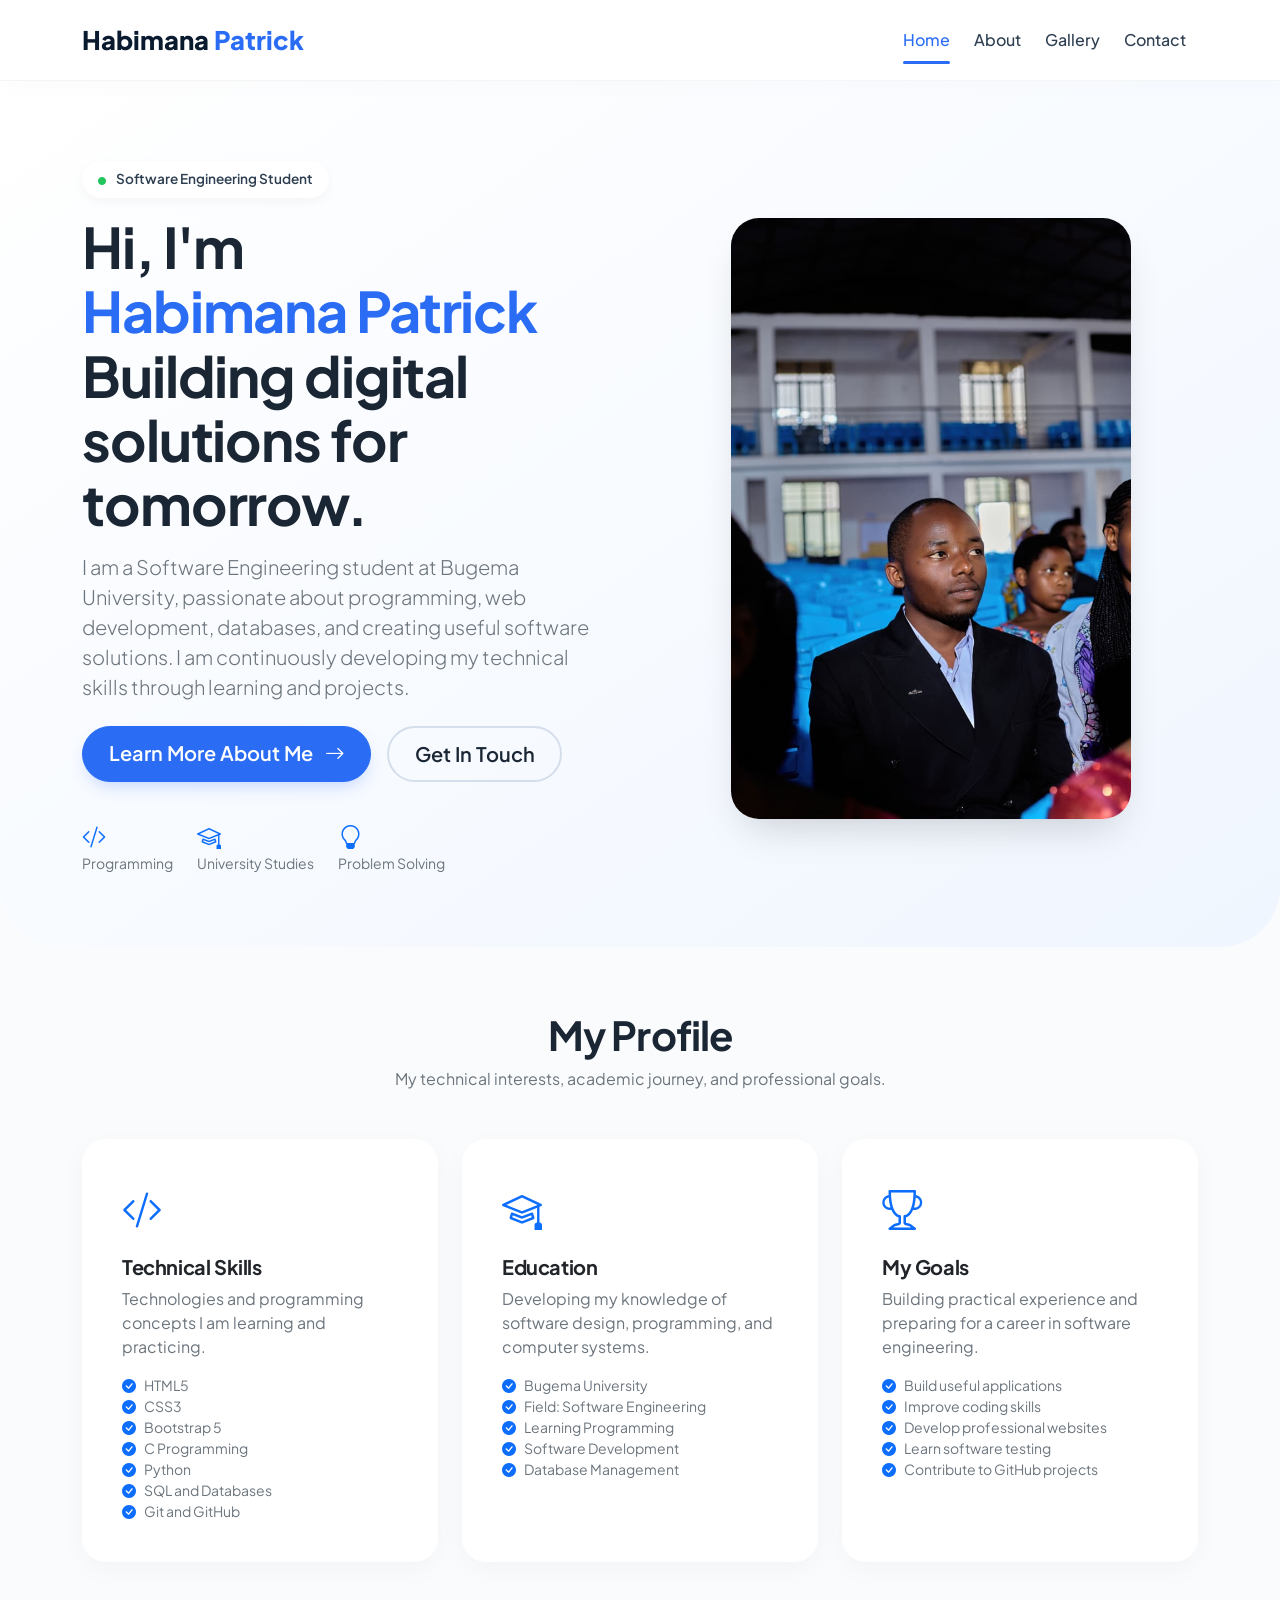
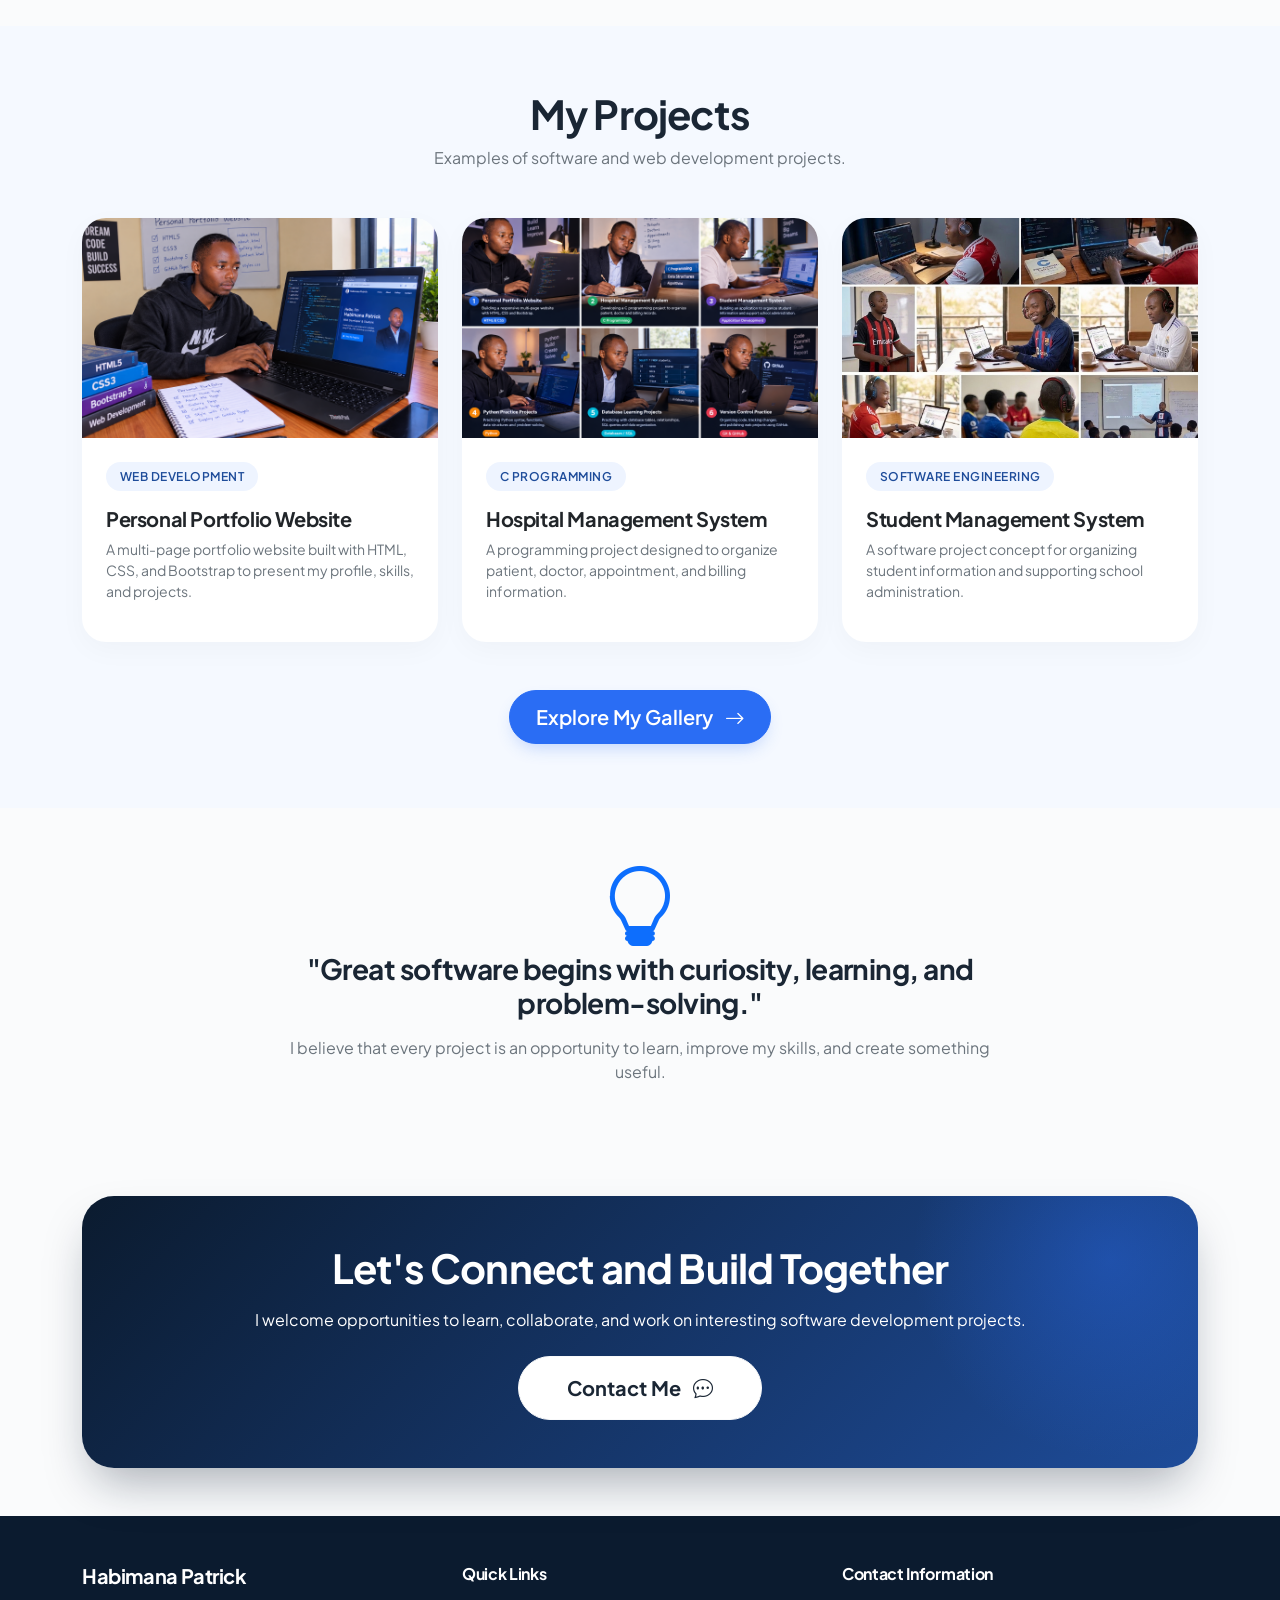
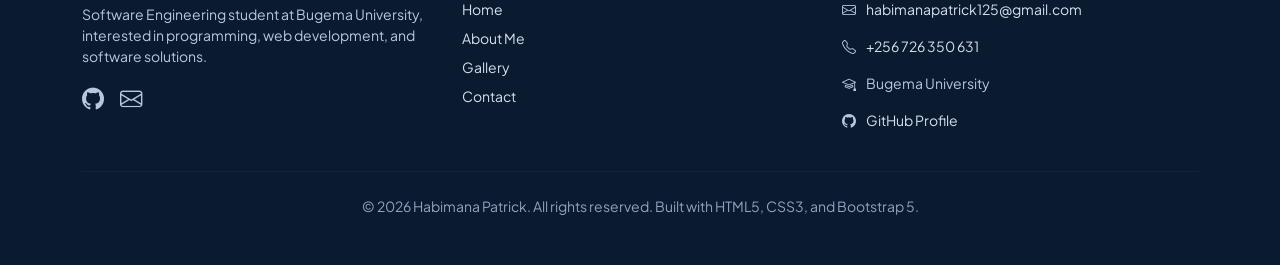
<file: index.html>
<!DOCTYPE html>
<html lang="en">
<head>
  <meta charset="UTF-8">
  <meta name="viewport" content="width=device-width, initial-scale=1.0">
  <meta name="description" content="Habimana Patrick - Software Engineering Student and Web Developer Portfolio">
  <title>Habimana Patrick | Software Engineering Portfolio</title>

  <!-- Bootstrap CSS -->
  <link href="https://cdn.jsdelivr.net/npm/bootstrap@5.3.2/dist/css/bootstrap.min.css" rel="stylesheet">

  <!-- Bootstrap Icons -->
  <link rel="stylesheet" href="https://cdn.jsdelivr.net/npm/bootstrap-icons@1.11.3/font/bootstrap-icons.min.css">

  <!-- Google Fonts -->
  <link rel="preconnect" href="https://fonts.googleapis.com">
  <link rel="preconnect" href="https://fonts.gstatic.com" crossorigin>
  <link href="https://fonts.googleapis.com/css2?family=Inter:wght@400;500;600;700&family=Plus+Jakarta+Sans:wght@400;500;600;700;800&display=swap" rel="stylesheet">

  <!-- Custom CSS -->
  <link rel="stylesheet" href="styles.css">
</head>
<body>

<!-- NAVBAR -->
<nav class="navbar navbar-expand-lg sticky-top py-3">
  <div class="container">
    <a class="navbar-brand" href="index.html">
      Habimana <span>Patrick</span>
    </a>

    <button class="navbar-toggler" type="button" data-bs-toggle="collapse"
      data-bs-target="#mainNav" aria-controls="mainNav"
      aria-expanded="false" aria-label="Toggle navigation">
      <span class="navbar-toggler-icon"></span>
    </button>

    <div class="collapse navbar-collapse" id="mainNav">
      <ul class="navbar-nav ms-auto">
        <li class="nav-item"><a class="nav-link active" href="index.html">Home</a></li>
        <li class="nav-item"><a class="nav-link" href="about.html">About</a></li>
        <li class="nav-item"><a class="nav-link" href="gallery.html">Gallery</a></li>
        <li class="nav-item"><a class="nav-link" href="contact.html">Contact</a></li>
      </ul>
    </div>
  </div>
</nav>

<!-- HERO SECTION -->
<section class="hero-section">
  <div class="container">
    <div class="row align-items-center g-5">

      <div class="col-lg-6">
        <span class="hero-badge mb-3">
          <i class="bi bi-circle-fill me-2" style="font-size: 8px; color: #22c55e;"></i>
          Software Engineering Student
        </span>

        <h1 class="display-4 fw-bold mb-3" style="line-height: 1.15;">
          Hi, I'm <span class="hero-highlight">Habimana Patrick</span><br>
          Building digital solutions for tomorrow.
        </h1>

        <p class="lead text-secondary mb-4" style="max-width: 540px;">
          I am a Software Engineering student at Bugema University,
          passionate about programming, web development, databases,
          and creating useful software solutions. I am continuously
          developing my technical skills through learning and projects.
        </p>

        <div class="d-flex flex-wrap gap-3 mb-4">
          <a href="about.html" class="btn btn-primary btn-lg">
            Learn More About Me
            <i class="bi bi-arrow-right ms-2"></i>
          </a>

          <a href="contact.html" class="btn btn-outline-secondary btn-lg">
            Get In Touch
          </a>
        </div>

        <div class="d-flex gap-4 pt-3 flex-wrap">
          <div>
            <h4 class="fw-bold mb-0">
              <i class="bi bi-code-slash text-primary"></i>
            </h4>
            <small class="text-secondary">Programming</small>
          </div>

          <div>
            <h4 class="fw-bold mb-0">
              <i class="bi bi-mortarboard text-primary"></i>
            </h4>
            <small class="text-secondary">University Studies</small>
          </div>

          <div>
            <h4 class="fw-bold mb-0">
              <i class="bi bi-lightbulb text-primary"></i>
            </h4>
            <small class="text-secondary">Problem Solving</small>
          </div>
        </div>
      </div>

      <div class="col-lg-6 text-center">
        <!-- Replace this image with your own photo if available -->
        <img
          src="profile.jpg"
          alt="Portfolio profile placeholder"
          class="img-fluid-rounded w-75">
      </div>

    </div>
  </div>
</section>

<!-- SKILLS, EDUCATION AND GOALS -->
<section class="py-5">
  <div class="container py-3">

    <div class="text-center mb-5">
      <h2 class="display-6 fw-bold">My Profile</h2>
      <p class="text-secondary">
        My technical interests, academic journey, and professional goals.
      </p>
    </div>

    <div class="row g-4">

      <!-- SKILLS -->
      <div class="col-md-4">
        <div class="card h-100 p-4">
          <div class="card-body">
            <i class="bi bi-code-slash fs-1 text-primary mb-3 d-block"></i>
            <h3 class="h5 fw-bold">Technical Skills</h3>

            <p class="text-secondary mb-3">
              Technologies and programming concepts I am learning and practicing.
            </p>

            <ul class="list-unstyled small text-secondary mb-0">
              <li><i class="bi bi-check-circle-fill text-primary me-2"></i>HTML5</li>
              <li><i class="bi bi-check-circle-fill text-primary me-2"></i>CSS3</li>
              <li><i class="bi bi-check-circle-fill text-primary me-2"></i>Bootstrap 5</li>
              <li><i class="bi bi-check-circle-fill text-primary me-2"></i>C Programming</li>
              <li><i class="bi bi-check-circle-fill text-primary me-2"></i>Python</li>
              <li><i class="bi bi-check-circle-fill text-primary me-2"></i>SQL and Databases</li>
              <li><i class="bi bi-check-circle-fill text-primary me-2"></i>Git and GitHub</li>
            </ul>
          </div>
        </div>
      </div>

      <!-- EDUCATION -->
      <div class="col-md-4">
        <div class="card h-100 p-4">
          <div class="card-body">
            <i class="bi bi-mortarboard fs-1 text-primary mb-3 d-block"></i>
            <h3 class="h5 fw-bold">Education</h3>

            <p class="text-secondary mb-3">
              Developing my knowledge of software design, programming,
              and computer systems.
            </p>

            <ul class="list-unstyled small text-secondary mb-0">
              <li><i class="bi bi-check-circle-fill text-primary me-2"></i>Bugema University</li>
              <li><i class="bi bi-check-circle-fill text-primary me-2"></i>Field: Software Engineering</li>
              <li><i class="bi bi-check-circle-fill text-primary me-2"></i>Learning Programming</li>
              <li><i class="bi bi-check-circle-fill text-primary me-2"></i>Software Development</li>
              <li><i class="bi bi-check-circle-fill text-primary me-2"></i>Database Management</li>
            </ul>
          </div>
        </div>
      </div>

      <!-- GOALS -->
      <div class="col-md-4">
        <div class="card h-100 p-4">
          <div class="card-body">
            <i class="bi bi-trophy fs-1 text-primary mb-3 d-block"></i>
            <h3 class="h5 fw-bold">My Goals</h3>

            <p class="text-secondary mb-3">
              Building practical experience and preparing for a career
              in software engineering.
            </p>

            <ul class="list-unstyled small text-secondary mb-0">
              <li><i class="bi bi-check-circle-fill text-primary me-2"></i>Build useful applications</li>
              <li><i class="bi bi-check-circle-fill text-primary me-2"></i>Improve coding skills</li>
              <li><i class="bi bi-check-circle-fill text-primary me-2"></i>Develop professional websites</li>
              <li><i class="bi bi-check-circle-fill text-primary me-2"></i>Learn software testing</li>
              <li><i class="bi bi-check-circle-fill text-primary me-2"></i>Contribute to GitHub projects</li>
            </ul>
          </div>
        </div>
      </div>

    </div>
  </div>
</section>

<!-- FEATURED PROJECTS -->
<section class="py-5" style="background: #f5f9ff;">
  <div class="container py-3">

    <div class="text-center mb-5">
      <h2 class="display-6 fw-bold">My Projects</h2>
      <p class="text-secondary">
        Examples of software and web development projects.
      </p>
    </div>

    <div class="row g-4">

      <!-- PROJECT 1 -->
      <div class="col-md-6 col-lg-4">
        <div class="card project-card h-100 overflow-hidden">
          <img
            src="person Portfolio.png"
            alt="Dashboard project">

          <div class="card-body p-4">
            <span class="badge-category mb-2">Web Development</span>
            <h5 class="fw-bold mt-2">Personal Portfolio Website</h5>
            <p class="text-secondary small">
              A multi-page portfolio website built with HTML, CSS,
              and Bootstrap to present my profile, skills, and projects.
            </p>
          </div>
        </div>
      </div>

      <!-- PROJECT 2 -->
      <div class="col-md-6 col-lg-4">
        <div class="card project-card h-100 overflow-hidden">
          <img
            src="my projects.png"
            alt="Web design project">

          <div class="card-body p-4">
            <span class="badge-category mb-2">C Programming</span>
            <h5 class="fw-bold mt-2">Hospital Management System</h5>
            <p class="text-secondary small">
              A programming project designed to organize patient,
              doctor, appointment, and billing information.
            </p>
          </div>
        </div>
      </div>

      <!-- PROJECT 3 -->
      <div class="col-md-6 col-lg-4">
        <div class="card project-card h-100 overflow-hidden">
          <img
            src="My projects..jpg"
            alt="Student software project">

          <div class="card-body p-4">
            <span class="badge-category mb-2">Software Engineering</span>
            <h5 class="fw-bold mt-2">Student Management System</h5>
            <p class="text-secondary small">
              A software project concept for organizing student
              information and supporting school administration.
            </p>
          </div>
        </div>
      </div>

    </div>

    <div class="text-center mt-5">
      <a href="gallery.html" class="btn btn-primary btn-lg">
        Explore My Gallery <i class="bi bi-arrow-right ms-2"></i>
      </a>
    </div>

  </div>
</section>

<!-- MOTIVATION SECTION -->
<section class="py-5">
  <div class="container">
    <div class="row justify-content-center">
      <div class="col-lg-8 text-center">
        <i class="bi bi-lightbulb display-1 text-primary"></i>

        <h3 class="fw-bold mb-3">
          "Great software begins with curiosity, learning, and problem-solving."
        </h3>

        <p class="text-secondary">
          I believe that every project is an opportunity to learn,
          improve my skills, and create something useful.
        </p>
      </div>
    </div>
  </div>
</section>

<!-- CALL TO ACTION -->
<section class="py-5">
  <div class="container">
    <div class="cta-banner p-5 text-center text-white">
      <h2 class="display-6 fw-bold mb-3">
        Let's Connect and Build Together
      </h2>

      <p class="mb-4">
        I welcome opportunities to learn, collaborate, and work on
        interesting software development projects.
      </p>

      <a href="contact.html" class="btn btn-light btn-lg px-5 py-3 fw-bold">
        Contact Me <i class="bi bi-chat-dots ms-2"></i>
      </a>
    </div>
  </div>
</section>

<!-- FOOTER -->
<footer class="py-5">
  <div class="container">

    <div class="row g-4">

      <div class="col-md-4">
        <h5 class="fw-bold text-white mb-3">Habimana Patrick</h5>

        <p class="small" style="color: #b6c8e0;">
          Software Engineering student at Bugema University,
          interested in programming, web development, and software solutions.
        </p>

        <div class="d-flex mt-3">
          <a href="https://github.com/habimanapatrick125-eng"
             class="social-icon"
             target="_blank"
             rel="noopener noreferrer"
             aria-label="GitHub">
            <i class="bi bi-github"></i>
          </a>

          <a href="mailto:habimanapatrick125@gmail.com"
             class="social-icon"
             aria-label="Email">
            <i class="bi bi-envelope"></i>
          </a>
        </div>
      </div>

      <div class="col-md-4">
        <h6 class="fw-bold text-white mb-3">Quick Links</h6>

        <ul class="list-unstyled small">
          <li class="mb-2"><a href="index.html">Home</a></li>
          <li class="mb-2"><a href="about.html">About Me</a></li>
          <li class="mb-2"><a href="gallery.html">Gallery</a></li>
          <li class="mb-2"><a href="contact.html">Contact</a></li>
        </ul>
      </div>

      <div class="col-md-4">
        <h6 class="fw-bold text-white mb-3">Contact Information</h6>

        <ul class="list-unstyled small" style="color: #b6c8e0;">
          <li class="mb-3">
            <i class="bi bi-envelope me-2"></i>
            <a href="mailto:habimanapatrick125@gmail.com">
              habimanapatrick125@gmail.com
            </a>
          </li>

          <li class="mb-3">
            <i class="bi bi-telephone me-2"></i>
            <a href="tel:+256726350631">+256 726 350 631</a>
          </li>

          <li class="mb-3">
            <i class="bi bi-mortarboard me-2"></i>
            Bugema University
          </li>

          <li class="mb-3">
            <i class="bi bi-github me-2"></i>
            <a href="https://github.com/habimanapatrick125-eng"
               target="_blank"
               rel="noopener noreferrer">
              GitHub Profile
            </a>
          </li>
        </ul>
      </div>

    </div>

    <hr style="border-color: #2c3e50;" class="my-4">

    <p class="text-center small mb-0" style="color: #8fa3c0;">
      &copy; <span id="currentYear"></span> Habimana Patrick.
      All rights reserved. Built with HTML5, CSS3, and Bootstrap 5.
    </p>

  </div>
</footer>

<!-- Bootstrap JavaScript -->
<script src="https://cdn.jsdelivr.net/npm/bootstrap@5.3.2/dist/js/bootstrap.bundle.min.js"></script>

<!-- Automatically update copyright year -->
<script>
  document.getElementById("currentYear").textContent = new Date().getFullYear();
</script>

</body>
</html>
</file>
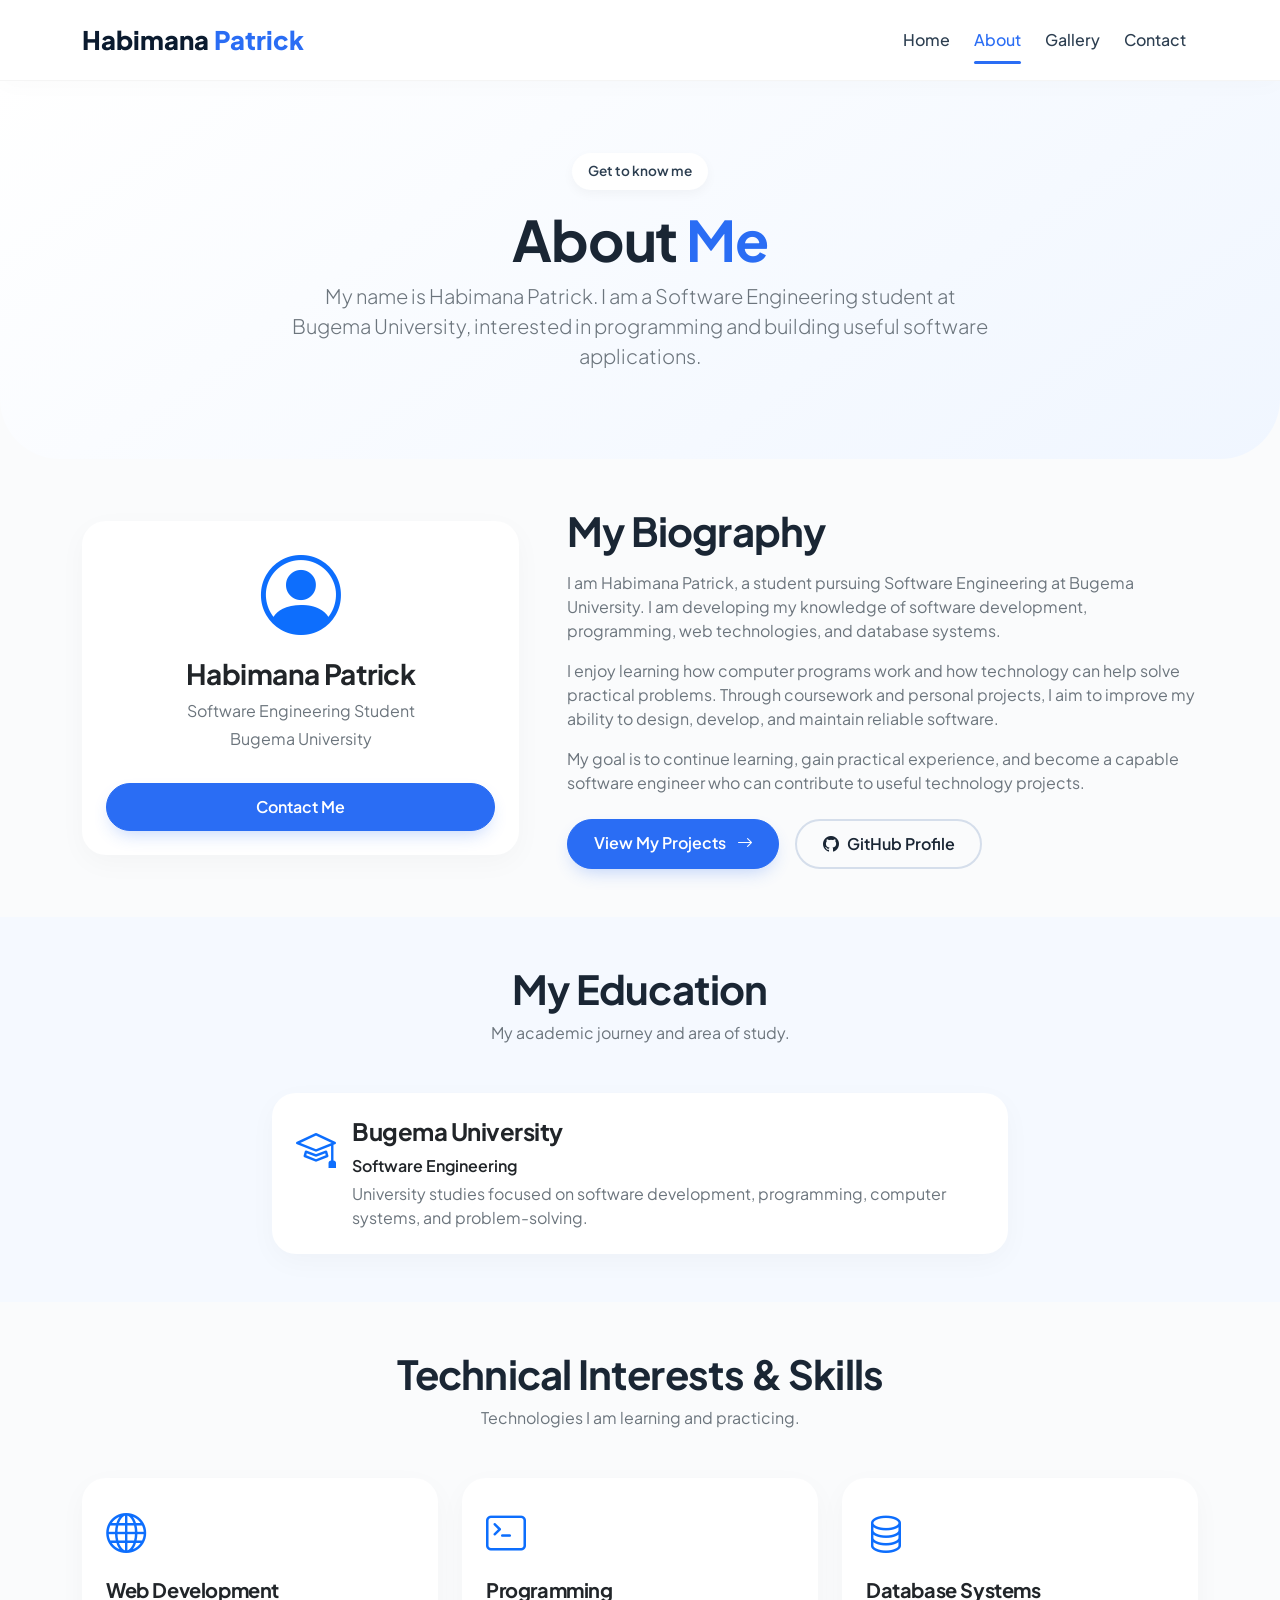
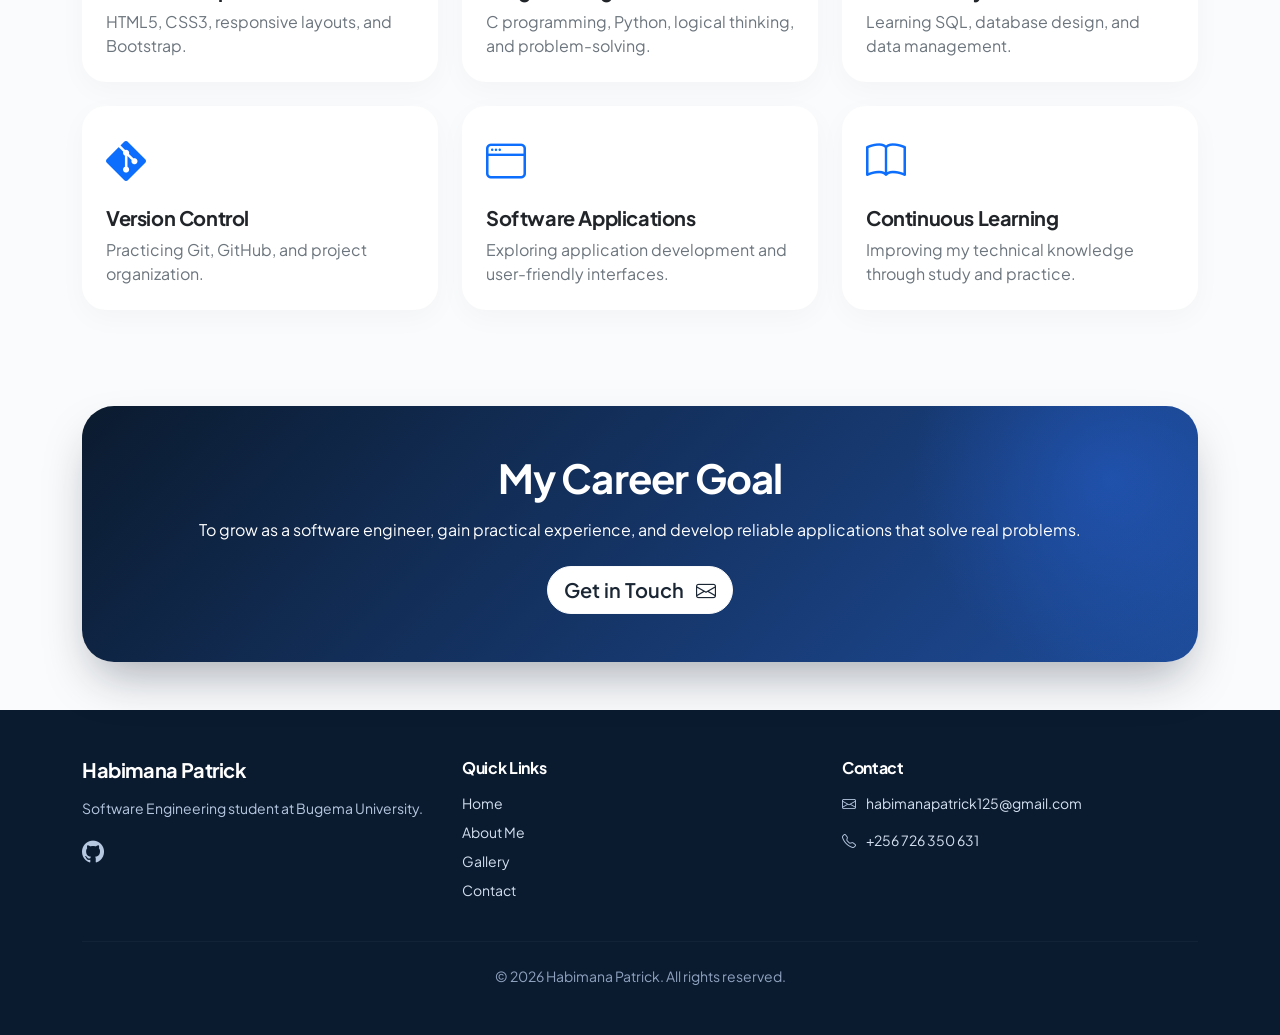
<file: about.html>
<!DOCTYPE html>
<html lang="en">
<head>
  <meta charset="UTF-8">
  <meta name="viewport" content="width=device-width, initial-scale=1.0">
  <meta name="description" content="Learn about Habimana Patrick, a Software Engineering student at Bugema University.">
  <title>About Me | Habimana Patrick</title>

  <link href="https://cdn.jsdelivr.net/npm/bootstrap@5.3.2/dist/css/bootstrap.min.css" rel="stylesheet">
  <link rel="stylesheet" href="https://cdn.jsdelivr.net/npm/bootstrap-icons@1.11.3/font/bootstrap-icons.min.css">
  <link href="https://fonts.googleapis.com/css2?family=Inter:wght@400;500;600;700&family=Plus+Jakarta+Sans:wght@400;500;600;700;800&display=swap" rel="stylesheet">
  <link rel="stylesheet" href="styles.css">
</head>
<body>

<!-- NAVBAR -->
<nav class="navbar navbar-expand-lg sticky-top py-3">
  <div class="container">
    <a class="navbar-brand" href="index.html">Habimana <span>Patrick</span></a>

    <button class="navbar-toggler" type="button" data-bs-toggle="collapse"
      data-bs-target="#mainNav" aria-controls="mainNav"
      aria-expanded="false" aria-label="Toggle navigation">
      <span class="navbar-toggler-icon"></span>
    </button>

    <div class="collapse navbar-collapse" id="mainNav">
      <ul class="navbar-nav ms-auto">
        <li class="nav-item"><a class="nav-link" href="index.html">Home</a></li>
        <li class="nav-item"><a class="nav-link active" href="about.html">About</a></li>
        <li class="nav-item"><a class="nav-link" href="gallery.html">Gallery</a></li>
        <li class="nav-item"><a class="nav-link" href="contact.html">Contact</a></li>
      </ul>
    </div>
  </div>
</nav>

<!-- PAGE HEADER -->
<header class="hero-section py-5">
  <div class="container py-4 text-center">
    <span class="hero-badge">Get to know me</span>
    <h1 class="display-4 fw-bold mt-3">
      About <span class="hero-highlight">Me</span>
    </h1>
    <p class="lead text-secondary mx-auto" style="max-width: 700px;">
      My name is Habimana Patrick. I am a Software Engineering student
      at Bugema University, interested in programming and building useful
      software applications.
    </p>
  </div>
</header>

<!-- BIOGRAPHY -->
<section class="py-5">
  <div class="container">
    <div class="row align-items-center g-5">
      <div class="col-lg-5 text-center">
        <div class="card p-4">
          <i class="bi bi-person-circle display-1 text-primary"></i>
          <h2 class="h3 fw-bold mt-3">Habimana Patrick</h2>
          <p class="text-secondary mb-1">Software Engineering Student</p>
          <p class="text-secondary">Bugema University</p>
          <a href="contact.html" class="btn btn-primary mt-3">Contact Me</a>
        </div>
      </div>

      <div class="col-lg-7">
        <h2 class="display-6 fw-bold mb-3">My Biography</h2>
        <p class="text-secondary">
          I am Habimana Patrick, a student pursuing Software Engineering
          at Bugema University. I am developing my knowledge of software
          development, programming, web technologies, and database systems.
        </p>
        <p class="text-secondary">
          I enjoy learning how computer programs work and how technology
          can help solve practical problems. Through coursework and personal
          projects, I aim to improve my ability to design, develop, and
          maintain reliable software.
        </p>
        <p class="text-secondary">
          My goal is to continue learning, gain practical experience, and
          become a capable software engineer who can contribute to useful
          technology projects.
        </p>

        <div class="d-flex flex-wrap gap-3 mt-4">
          <a href="gallery.html" class="btn btn-primary">
            View My Projects <i class="bi bi-arrow-right ms-2"></i>
          </a>
          <a href="https://github.com/habimanapatrick125-eng"
             class="btn btn-outline-secondary"
             target="_blank" rel="noopener noreferrer">
            <i class="bi bi-github me-2"></i>GitHub Profile
          </a>
        </div>
      </div>
    </div>
  </div>
</section>

<!-- EDUCATION -->
<section class="py-5" style="background: #f5f9ff;">
  <div class="container">
    <div class="text-center mb-5">
      <h2 class="display-6 fw-bold">My Education</h2>
      <p class="text-secondary">My academic journey and area of study.</p>
    </div>

    <div class="row justify-content-center">
      <div class="col-lg-8">
        <div class="card p-4 h-100">
          <div class="d-flex gap-3">
            <i class="bi bi-mortarboard fs-1 text-primary"></i>
            <div>
              <h3 class="h4 fw-bold">Bugema University</h3>
              <p class="mb-1 fw-semibold">Software Engineering</p>
              <p class="text-secondary mb-0">
                University studies focused on software development,
                programming, computer systems, and problem-solving.
              </p>
            </div>
          </div>
        </div>
      </div>
    </div>
  </div>
</section>

<!-- SKILLS -->
<section class="py-5">
  <div class="container">
    <div class="text-center mb-5">
      <h2 class="display-6 fw-bold">Technical Interests & Skills</h2>
      <p class="text-secondary">
        Technologies I am learning and practicing.
      </p>
    </div>

    <div class="row g-4">
      <div class="col-md-6 col-lg-4">
        <div class="card p-4 h-100">
          <i class="bi bi-globe fs-1 text-primary mb-3"></i>
          <h3 class="h5 fw-bold">Web Development</h3>
          <p class="text-secondary mb-0">
            HTML5, CSS3, responsive layouts, and Bootstrap.
          </p>
        </div>
      </div>

      <div class="col-md-6 col-lg-4">
        <div class="card p-4 h-100">
          <i class="bi bi-terminal fs-1 text-primary mb-3"></i>
          <h3 class="h5 fw-bold">Programming</h3>
          <p class="text-secondary mb-0">
            C programming, Python, logical thinking, and problem-solving.
          </p>
        </div>
      </div>

      <div class="col-md-6 col-lg-4">
        <div class="card p-4 h-100">
          <i class="bi bi-database fs-1 text-primary mb-3"></i>
          <h3 class="h5 fw-bold">Database Systems</h3>
          <p class="text-secondary mb-0">
            Learning SQL, database design, and data management.
          </p>
        </div>
      </div>

      <div class="col-md-6 col-lg-4">
        <div class="card p-4 h-100">
          <i class="bi bi-git fs-1 text-primary mb-3"></i>
          <h3 class="h5 fw-bold">Version Control</h3>
          <p class="text-secondary mb-0">
            Practicing Git, GitHub, and project organization.
          </p>
        </div>
      </div>

      <div class="col-md-6 col-lg-4">
        <div class="card p-4 h-100">
          <i class="bi bi-window fs-1 text-primary mb-3"></i>
          <h3 class="h5 fw-bold">Software Applications</h3>
          <p class="text-secondary mb-0">
            Exploring application development and user-friendly interfaces.
          </p>
        </div>
      </div>

      <div class="col-md-6 col-lg-4">
        <div class="card p-4 h-100">
          <i class="bi bi-book fs-1 text-primary mb-3"></i>
          <h3 class="h5 fw-bold">Continuous Learning</h3>
          <p class="text-secondary mb-0">
            Improving my technical knowledge through study and practice.
          </p>
        </div>
      </div>
    </div>
  </div>
</section>

<!-- CAREER GOAL -->
<section class="py-5">
  <div class="container">
    <div class="cta-banner p-5 text-center text-white">
      <h2 class="display-6 fw-bold mb-3">My Career Goal</h2>
      <p class="mb-4">
        To grow as a software engineer, gain practical experience, and
        develop reliable applications that solve real problems.
      </p>
      <a href="contact.html" class="btn btn-light btn-lg">
        Get in Touch <i class="bi bi-envelope ms-2"></i>
      </a>
    </div>
  </div>
</section>

<!-- FOOTER -->
<footer class="py-5">
  <div class="container">
    <div class="row g-4">
      <div class="col-md-4">
        <h5 class="fw-bold text-white mb-3">Habimana Patrick</h5>
        <p class="small" style="color: #b6c8e0;">
          Software Engineering student at Bugema University.
        </p>
        <a href="https://github.com/habimanapatrick125-eng"
           class="social-icon" target="_blank" rel="noopener noreferrer"
           aria-label="GitHub"><i class="bi bi-github"></i></a>
      </div>

      <div class="col-md-4">
        <h6 class="fw-bold text-white mb-3">Quick Links</h6>
        <ul class="list-unstyled small">
          <li class="mb-2"><a href="index.html">Home</a></li>
          <li class="mb-2"><a href="about.html">About Me</a></li>
          <li class="mb-2"><a href="gallery.html">Gallery</a></li>
          <li class="mb-2"><a href="contact.html">Contact</a></li>
        </ul>
      </div>

      <div class="col-md-4">
        <h6 class="fw-bold text-white mb-3">Contact</h6>
        <p class="small" style="color: #b6c8e0;">
          <i class="bi bi-envelope me-2"></i>
          <a href="mailto:habimanapatrick125@gmail.com">habimanapatrick125@gmail.com</a>
        </p>
        <p class="small" style="color: #b6c8e0;">
          <i class="bi bi-telephone me-2"></i>
          <a href="tel:+256726350631">+256 726 350 631</a>
        </p>
      </div>
    </div>

    <hr style="border-color: #2c3e50;" class="my-4">
    <p class="text-center small mb-0" style="color: #8fa3c0;">
      &copy; <span class="current-year"></span> Habimana Patrick. All rights reserved.
    </p>
  </div>
</footer>

<script src="https://cdn.jsdelivr.net/npm/bootstrap@5.3.2/dist/js/bootstrap.bundle.min.js"></script>
<script>
  document.querySelectorAll(".current-year").forEach(function(element) {
    element.textContent = new Date().getFullYear();
  });
</script>
</body>
</html>
</file>
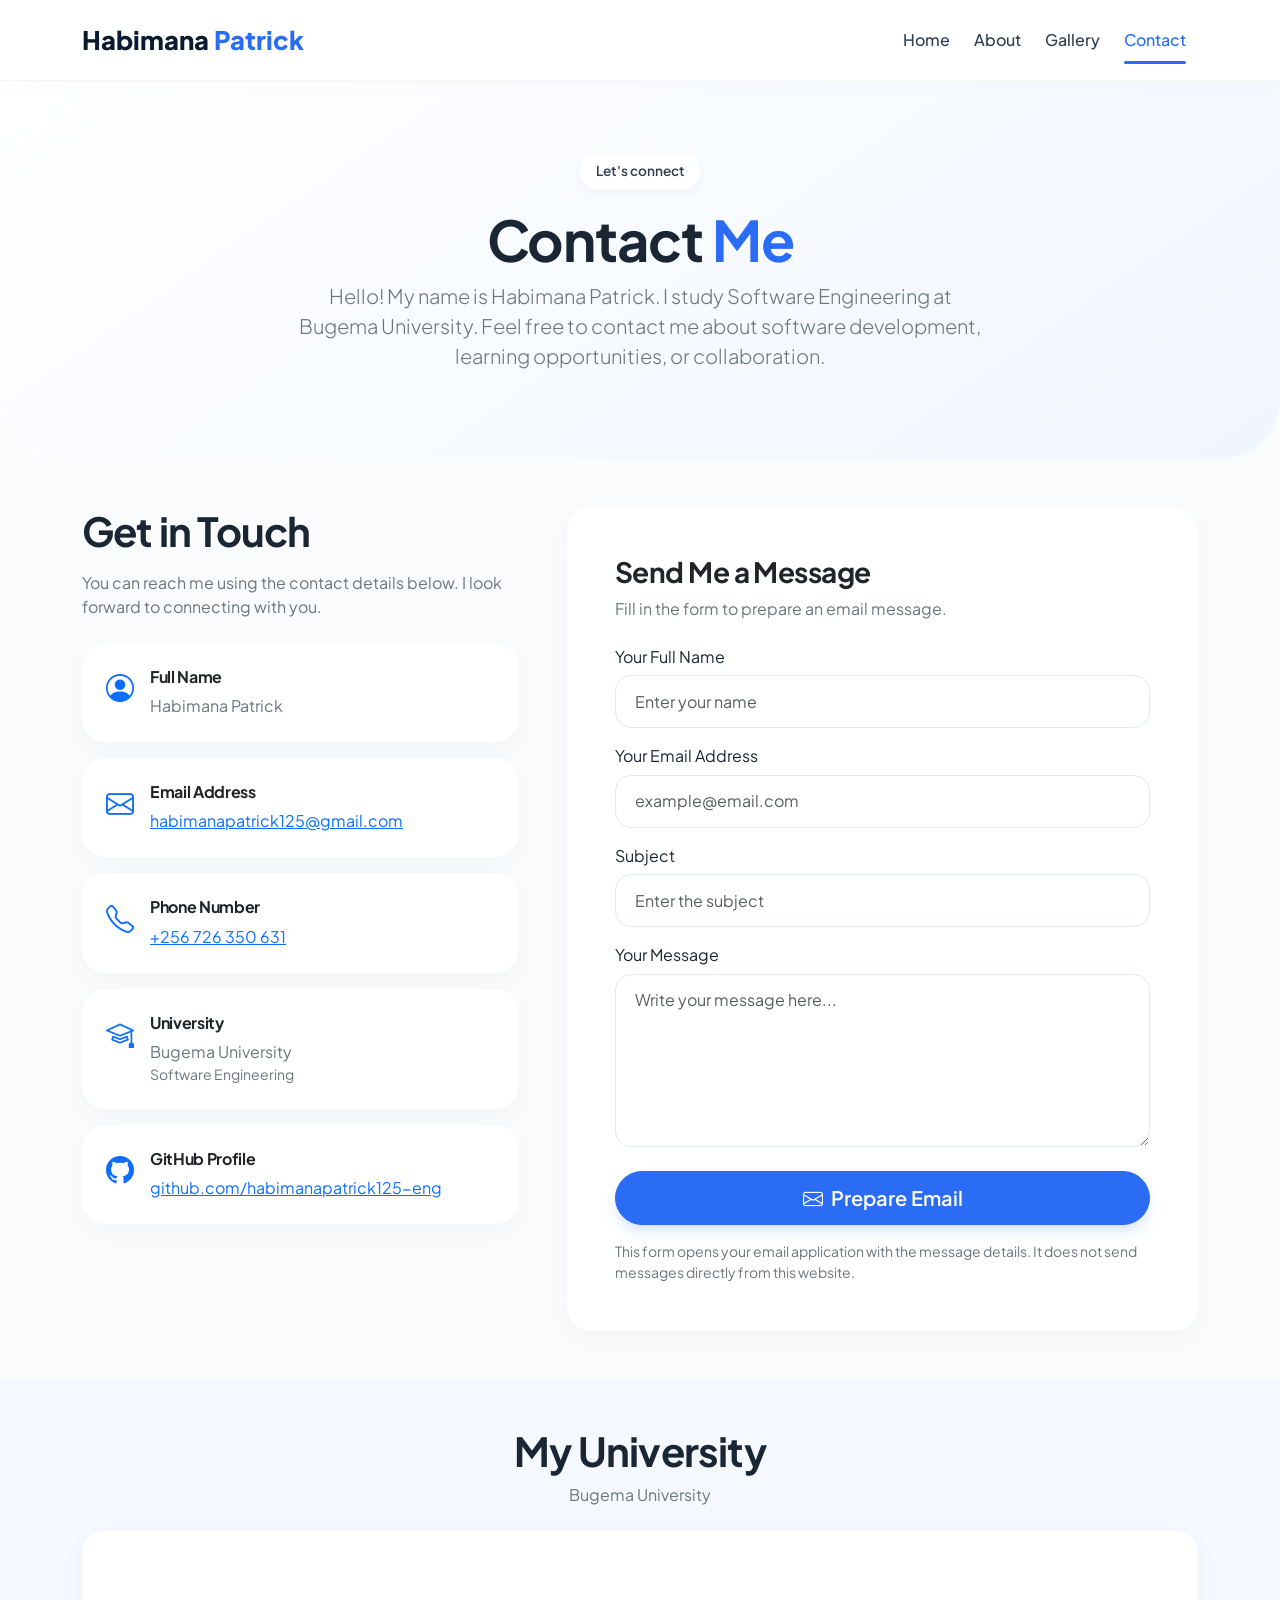
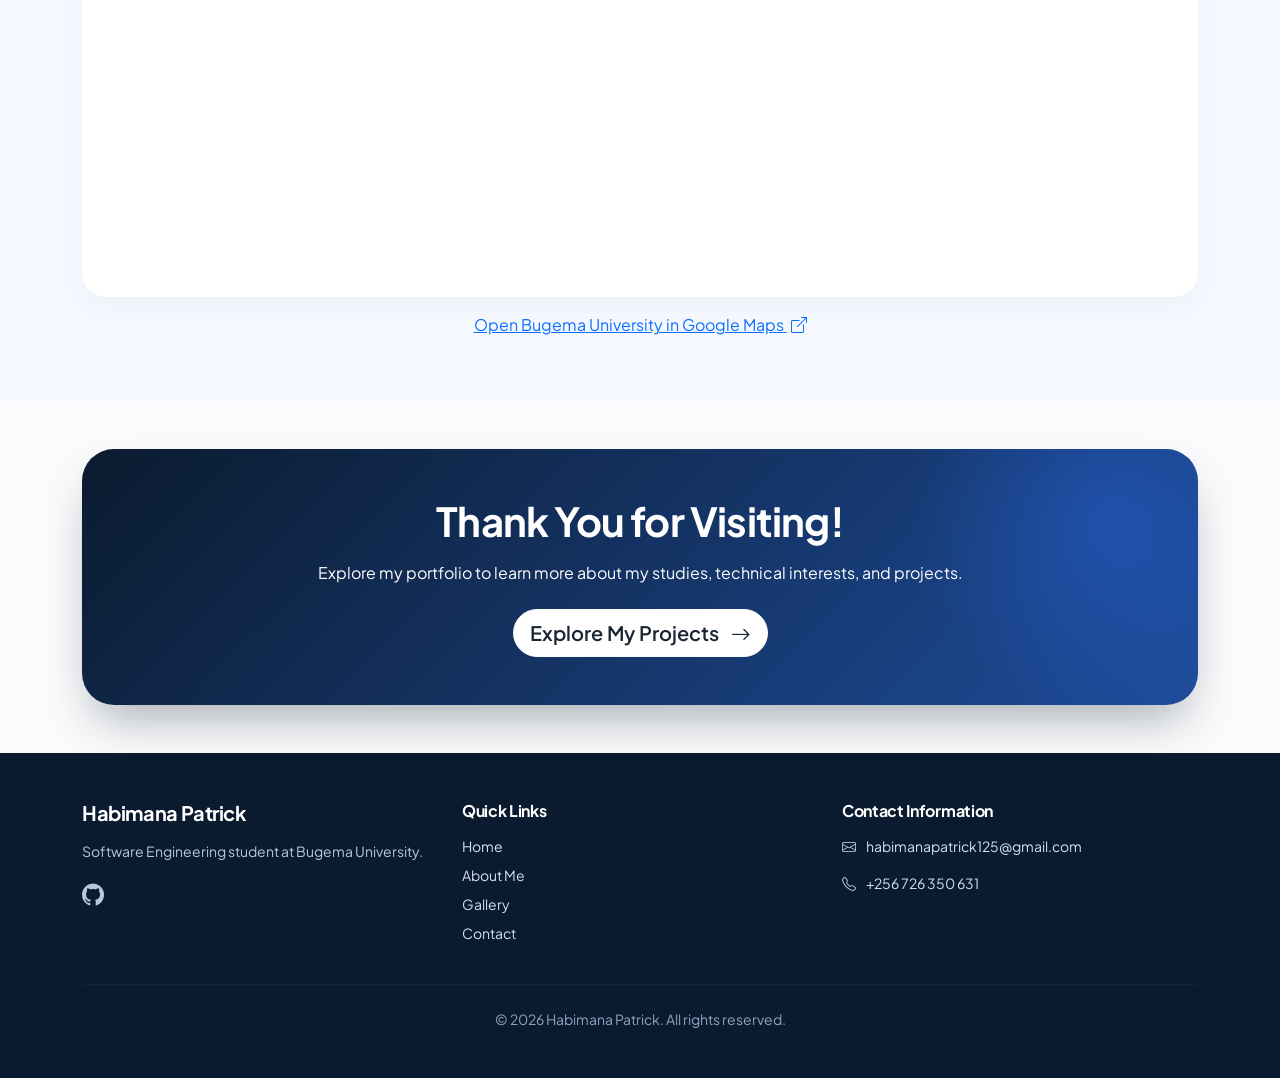
<file: contact.html>
<!DOCTYPE html>
<html lang="en">
<head>
  <meta charset="UTF-8">
  <meta name="viewport" content="width=device-width, initial-scale=1.0">
  <meta name="description" content="Contact Habimana Patrick, Software Engineering student at Bugema University.">
  <title>Contact | Habimana Patrick</title>

  <link href="https://cdn.jsdelivr.net/npm/bootstrap@5.3.2/dist/css/bootstrap.min.css" rel="stylesheet">
  <link rel="stylesheet" href="https://cdn.jsdelivr.net/npm/bootstrap-icons@1.11.3/font/bootstrap-icons.min.css">
  <link href="https://fonts.googleapis.com/css2?family=Inter:wght@400;500;600;700&family=Plus+Jakarta+Sans:wght@400;500;600;700;800&display=swap" rel="stylesheet">
  <link rel="stylesheet" href="styles.css">
</head>
<body>

<!-- NAVBAR -->
<nav class="navbar navbar-expand-lg sticky-top py-3">
  <div class="container">
    <a class="navbar-brand" href="index.html">Habimana <span>Patrick</span></a>

    <button class="navbar-toggler" type="button" data-bs-toggle="collapse"
      data-bs-target="#mainNav" aria-controls="mainNav"
      aria-expanded="false" aria-label="Toggle navigation">
      <span class="navbar-toggler-icon"></span>
    </button>

    <div class="collapse navbar-collapse" id="mainNav">
      <ul class="navbar-nav ms-auto">
        <li class="nav-item"><a class="nav-link" href="index.html">Home</a></li>
        <li class="nav-item"><a class="nav-link" href="about.html">About</a></li>
        <li class="nav-item"><a class="nav-link" href="gallery.html">Gallery</a></li>
        <li class="nav-item"><a class="nav-link active" href="contact.html">Contact</a></li>
      </ul>
    </div>
  </div>
</nav>

<!-- PAGE HEADER -->
<header class="hero-section py-5">
  <div class="container py-4 text-center">
    <span class="hero-badge">Let's connect</span>
    <h1 class="display-4 fw-bold mt-3">
      Contact <span class="hero-highlight">Me</span>
    </h1>
    <p class="lead text-secondary mx-auto" style="max-width: 700px;">
      Hello! My name is Habimana Patrick. I study Software Engineering
      at Bugema University. Feel free to contact me about software
      development, learning opportunities, or collaboration.
    </p>
  </div>
</header>

<!-- CONTACT INFORMATION AND FORM -->
<section class="py-5">
  <div class="container">
    <div class="row g-5">

      <!-- CONTACT DETAILS -->
      <div class="col-lg-5">
        <h2 class="display-6 fw-bold mb-3">Get in Touch</h2>
        <p class="text-secondary mb-4">
          You can reach me using the contact details below.
          I look forward to connecting with you.
        </p>

        <div class="card p-4 mb-3">
          <div class="d-flex align-items-start gap-3">
            <i class="bi bi-person-circle fs-3 text-primary"></i>
            <div>
              <h3 class="h6 fw-bold">Full Name</h3>
              <p class="text-secondary mb-0">Habimana Patrick</p>
            </div>
          </div>
        </div>

        <div class="card p-4 mb-3">
          <div class="d-flex align-items-start gap-3">
            <i class="bi bi-envelope fs-3 text-primary"></i>
            <div>
              <h3 class="h6 fw-bold">Email Address</h3>
              <a href="mailto:habimanapatrick125@gmail.com">
                habimanapatrick125@gmail.com
              </a>
            </div>
          </div>
        </div>

        <div class="card p-4 mb-3">
          <div class="d-flex align-items-start gap-3">
            <i class="bi bi-telephone fs-3 text-primary"></i>
            <div>
              <h3 class="h6 fw-bold">Phone Number</h3>
              <a href="tel:+256726350631">+256 726 350 631</a>
            </div>
          </div>
        </div>

        <div class="card p-4 mb-3">
          <div class="d-flex align-items-start gap-3">
            <i class="bi bi-mortarboard fs-3 text-primary"></i>
            <div>
              <h3 class="h6 fw-bold">University</h3>
              <p class="text-secondary mb-0">Bugema University</p>
              <p class="text-secondary small mb-0">Software Engineering</p>
            </div>
          </div>
        </div>

        <div class="card p-4 mb-3">
          <div class="d-flex align-items-start gap-3">
            <i class="bi bi-github fs-3 text-primary"></i>
            <div>
              <h3 class="h6 fw-bold">GitHub Profile</h3>
              <a href="https://github.com/habimanapatrick125-eng"
                 target="_blank" rel="noopener noreferrer">
                github.com/habimanapatrick125-eng
              </a>
            </div>
          </div>
        </div>
      </div>

      <!-- CONTACT FORM -->
      <div class="col-lg-7">
        <div class="card p-4 p-md-5">
          <h2 class="h3 fw-bold mb-2">Send Me a Message</h2>
          <p class="text-secondary mb-4">
            Fill in the form to prepare an email message.
          </p>

          <form id="contactForm">
            <div class="mb-3">
              <label for="fullName" class="form-label">Your Full Name</label>
              <input type="text" class="form-control" id="fullName"
                name="fullName" placeholder="Enter your name" required>
            </div>

            <div class="mb-3">
              <label for="email" class="form-label">Your Email Address</label>
              <input type="email" class="form-control" id="email"
                name="email" placeholder="example@email.com" required>
            </div>

            <div class="mb-3">
              <label for="subject" class="form-label">Subject</label>
              <input type="text" class="form-control" id="subject"
                name="subject" placeholder="Enter the subject" required>
            </div>

            <div class="mb-4">
              <label for="message" class="form-label">Your Message</label>
              <textarea class="form-control" id="message" name="message"
                rows="6" placeholder="Write your message here..." required></textarea>
            </div>

            <button type="submit" class="btn btn-primary btn-lg w-100">
              <i class="bi bi-envelope me-2"></i>Prepare Email
            </button>

            <p class="text-secondary small mt-3 mb-0">
              This form opens your email application with the message details.
              It does not send messages directly from this website.
            </p>
          </form>
        </div>
      </div>

    </div>
  </div>
</section>

<!-- UNIVERSITY MAP -->
<section class="py-5" style="background: #f5f9ff;">
  <div class="container">
    <div class="text-center mb-4">
      <h2 class="display-6 fw-bold">My University</h2>
      <p class="text-secondary">Bugema University</p>
    </div>

    <div class="card p-2 overflow-hidden">
      <iframe
        src="https://maps.google.com/maps?q=Bugema%20University%2C%20Uganda&t=&z=13&ie=UTF8&iwloc=&output=embed"
        width="100%"
        height="350"
        style="border: 0;"
        loading="lazy"
        title="Map showing Bugema University"
        referrerpolicy="no-referrer-when-downgrade">
      </iframe>
    </div>

    <p class="text-center mt-3">
      <a href="https://www.google.com/maps/search/?api=1&query=Bugema+University+Uganda"
         target="_blank" rel="noopener noreferrer">
        Open Bugema University in Google Maps
        <i class="bi bi-box-arrow-up-right ms-1"></i>
      </a>
    </p>
  </div>
</section>

<!-- CTA -->
<section class="py-5">
  <div class="container">
    <div class="cta-banner p-5 text-center text-white">
      <h2 class="display-6 fw-bold mb-3">Thank You for Visiting!</h2>
      <p class="mb-4">
        Explore my portfolio to learn more about my studies,
        technical interests, and projects.
      </p>
      <a href="gallery.html" class="btn btn-light btn-lg">
        Explore My Projects <i class="bi bi-arrow-right ms-2"></i>
      </a>
    </div>
  </div>
</section>

<!-- FOOTER -->
<footer class="py-5">
  <div class="container">
    <div class="row g-4">

      <div class="col-md-4">
        <h5 class="fw-bold text-white mb-3">Habimana Patrick</h5>
        <p class="small" style="color: #b6c8e0;">
          Software Engineering student at Bugema University.
        </p>
        <a href="https://github.com/habimanapatrick125-eng"
           class="social-icon" target="_blank" rel="noopener noreferrer"
           aria-label="GitHub"><i class="bi bi-github"></i></a>
      </div>

      <div class="col-md-4">
        <h6 class="fw-bold text-white mb-3">Quick Links</h6>
        <ul class="list-unstyled small">
          <li class="mb-2"><a href="index.html">Home</a></li>
          <li class="mb-2"><a href="about.html">About Me</a></li>
          <li class="mb-2"><a href="gallery.html">Gallery</a></li>
          <li class="mb-2"><a href="contact.html">Contact</a></li>
        </ul>
      </div>

      <div class="col-md-4">
        <h6 class="fw-bold text-white mb-3">Contact Information</h6>
        <p class="small" style="color: #b6c8e0;">
          <i class="bi bi-envelope me-2"></i>
          <a href="mailto:habimanapatrick125@gmail.com">habimanapatrick125@gmail.com</a>
        </p>
        <p class="small" style="color: #b6c8e0;">
          <i class="bi bi-telephone me-2"></i>
          <a href="tel:+256726350631">+256 726 350 631</a>
        </p>
      </div>

    </div>

    <hr style="border-color: #2c3e50;" class="my-4">
    <p class="text-center small mb-0" style="color: #8fa3c0;">
      &copy; <span class="current-year"></span> Habimana Patrick. All rights reserved.
    </p>
  </div>
</footer>

<script src="https://cdn.jsdelivr.net/npm/bootstrap@5.3.2/dist/js/bootstrap.bundle.min.js"></script>

<script>
  // Update the copyright year automatically.
  document.querySelectorAll(".current-year").forEach(function(element) {
    element.textContent = new Date().getFullYear();
  });

  // Prepare an email using the visitor's default email application.
  document.getElementById("contactForm").addEventListener("submit", function(event) {
    event.preventDefault();

    const fullName = document.getElementById("fullName").value.trim();
    const email = document.getElementById("email").value.trim();
    const subject = document.getElementById("subject").value.trim();
    const message = document.getElementById("message").value.trim();

    const emailBody =
      "Name: " + fullName + "\n" +
      "Email: " + email + "\n\n" +
      "Message:\n" + message;

    const mailtoLink =
      "mailto:habimanapatrick125@gmail.com" +
      "?subject=" + encodeURIComponent(subject) +
      "&body=" + encodeURIComponent(emailBody);

    window.location.href = mailtoLink;
  });
</script>
</body>
</html>
</file>
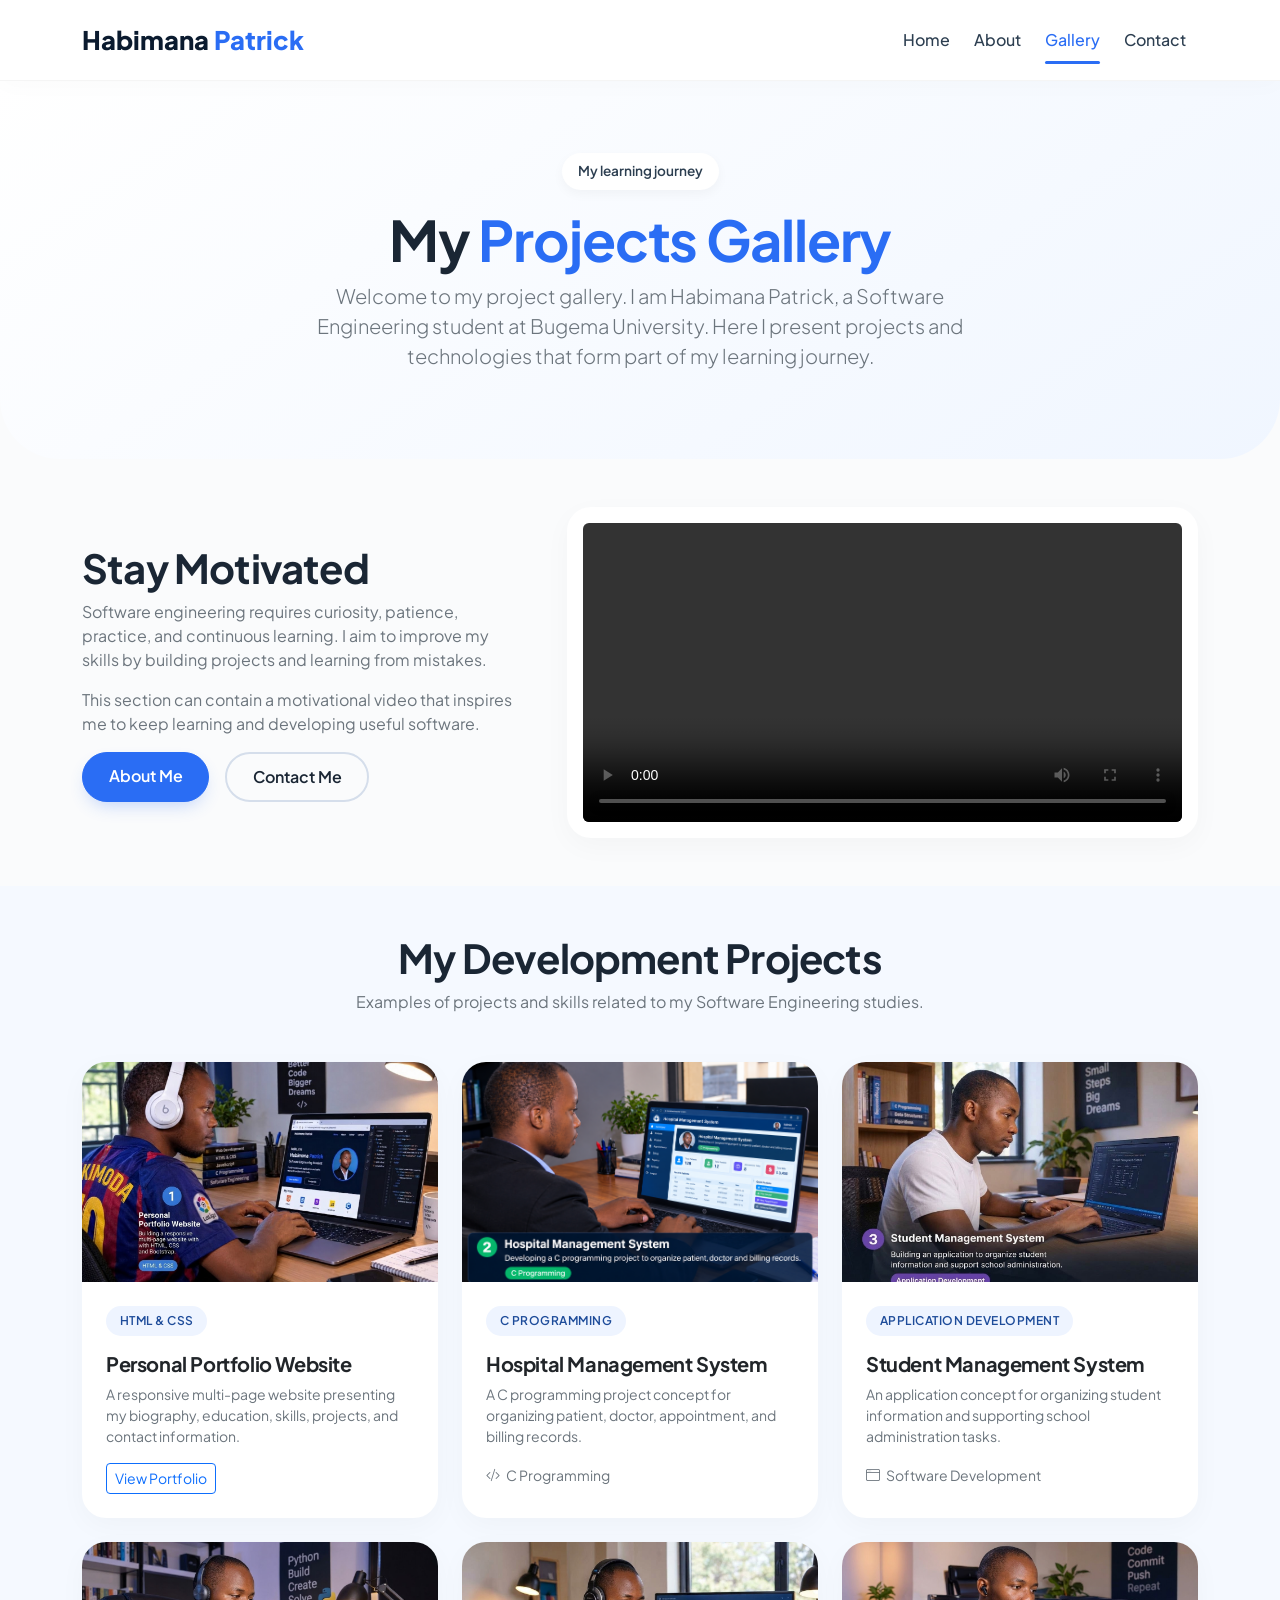
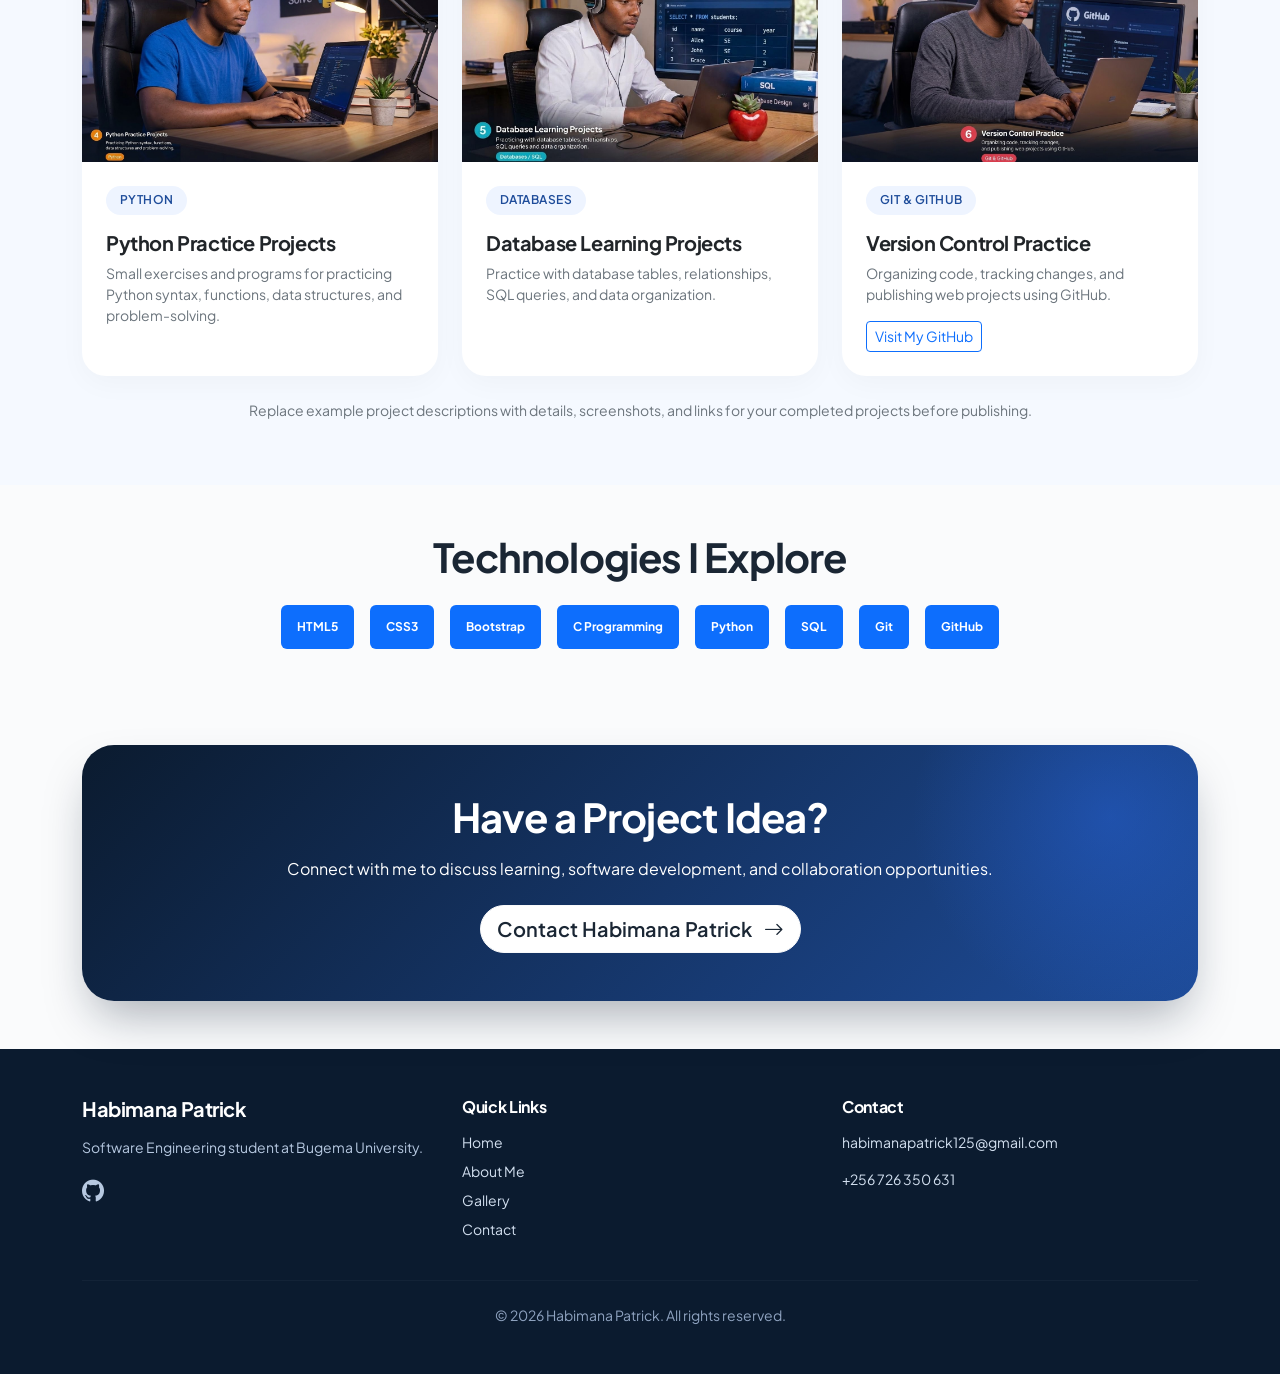
<file: gallery.html>
<!DOCTYPE html>
<html lang="en">
<head>
  <meta charset="UTF-8">
  <meta name="viewport" content="width=device-width, initial-scale=1.0">
  <meta name="description" content="Projects and learning journey of Habimana Patrick, Software Engineering student at Bugema University.">
  <title>Gallery & Projects | Habimana Patrick</title>

  <link href="https://cdn.jsdelivr.net/npm/bootstrap@5.3.2/dist/css/bootstrap.min.css" rel="stylesheet">
  <link rel="stylesheet" href="https://cdn.jsdelivr.net/npm/bootstrap-icons@1.11.3/font/bootstrap-icons.min.css">
  <link href="https://fonts.googleapis.com/css2?family=Inter:wght@400;500;600;700&family=Plus+Jakarta+Sans:wght@400;500;600;700;800&display=swap" rel="stylesheet">
  <link rel="stylesheet" href="styles.css">
</head>
<body>

<!-- NAVBAR -->
<nav class="navbar navbar-expand-lg sticky-top py-3">
  <div class="container">
    <a class="navbar-brand" href="index.html">Habimana <span>Patrick</span></a>

    <button class="navbar-toggler" type="button" data-bs-toggle="collapse"
      data-bs-target="#mainNav" aria-controls="mainNav"
      aria-expanded="false" aria-label="Toggle navigation">
      <span class="navbar-toggler-icon"></span>
    </button>

    <div class="collapse navbar-collapse" id="mainNav">
      <ul class="navbar-nav ms-auto">
        <li class="nav-item"><a class="nav-link" href="index.html">Home</a></li>
        <li class="nav-item"><a class="nav-link" href="about.html">About</a></li>
        <li class="nav-item"><a class="nav-link active" href="gallery.html">Gallery</a></li>
        <li class="nav-item"><a class="nav-link" href="contact.html">Contact</a></li>
      </ul>
    </div>
  </div>
</nav>

<!-- PAGE HEADER -->
<header class="hero-section py-5">
  <div class="container py-4 text-center">
    <span class="hero-badge">My learning journey</span>
    <h1 class="display-4 fw-bold mt-3">
      My <span class="hero-highlight">Projects Gallery</span>
    </h1>
    <p class="lead text-secondary mx-auto" style="max-width: 720px;">
      Welcome to my project gallery. I am Habimana Patrick, a Software
      Engineering student at Bugema University. Here I present projects
      and technologies that form part of my learning journey.
    </p>
  </div>
</header>

<!-- MOTIVATION VIDEO -->
<section class="py-5">
  <div class="container">
    <div class="row align-items-center g-5">
      <div class="col-lg-5">
        <h2 class="display-6 fw-bold">Stay Motivated</h2>
        <p class="text-secondary">
          Software engineering requires curiosity, patience, practice,
          and continuous learning. I aim to improve my skills by building
          projects and learning from mistakes.
        </p>
        <p class="text-secondary">
          This section can contain a motivational video that inspires me
          to keep learning and developing useful software.
        </p>
        <div class="d-flex gap-3 flex-wrap">
          <a href="about.html" class="btn btn-primary">About Me</a>
          <a href="contact.html" class="btn btn-outline-secondary">Contact Me</a>
        </div>
      </div>

      <div class="col-lg-7">
        <div class="card p-3">
          <video controls preload="metadata"
                 class="w-100 rounded"
                 style="max-height: 380px; object-fit: contain;">
            <source src="IMG_0066.MOV">
            Your browser does not support HTML video.
          </video>
          
        </div>
      </div>
    </div>
  </div>
</section>

<!-- PROJECT GALLERY -->
<section class="py-5" style="background: #f5f9ff;">
  <div class="container">
    <div class="text-center mb-5">
      <h2 class="display-6 fw-bold">My Development Projects</h2>
      <p class="text-secondary">
        Examples of projects and skills related to my Software Engineering studies.
      </p>
    </div>

    <div class="row g-4">

      <!-- PROJECT 1 -->
      <div class="col-md-6 col-lg-4">
        <div class="card project-card h-100 overflow-hidden">
          <img
            src="person Portfolio.jpg"
            alt="Personal portfolio website preview">

          <div class="card-body p-4">
            <span class="badge-category mb-2">HTML & CSS</span>
            <h3 class="h5 fw-bold mt-2">Personal Portfolio Website</h3>
            <p class="text-secondary small">
              A responsive multi-page website presenting my biography,
              education, skills, projects, and contact information.
            </p>
            <a href="index.html" class="btn btn-outline-primary btn-sm">
              View Portfolio
            </a>
          </div>
        </div>
      </div>

      <!-- PROJECT 2 -->
      <div class="col-md-6 col-lg-4">
        <div class="card project-card h-100 overflow-hidden">
          <img
            src="hospital management.png"
            alt="Hospital management system concept">

          <div class="card-body p-4">
            <span class="badge-category mb-2">C Programming</span>
            <h3 class="h5 fw-bold mt-2">Hospital Management System</h3>
            <p class="text-secondary small">
              A C programming project concept for organizing patient,
              doctor, appointment, and billing records.
            </p>
            <span class="text-secondary small">
              <i class="bi bi-code-slash me-1"></i> C Programming
            </span>
          </div>
        </div>
      </div>

      <!-- PROJECT 3 -->
      <div class="col-md-6 col-lg-4">
        <div class="card project-card h-100 overflow-hidden">
          <img
            src="student management.jpg"
            alt="Student management system concept">

          <div class="card-body p-4">
            <span class="badge-category mb-2">Application Development</span>
            <h3 class="h5 fw-bold mt-2">Student Management System</h3>
            <p class="text-secondary small">
              An application concept for organizing student information
              and supporting school administration tasks.
            </p>
            <span class="text-secondary small">
              <i class="bi bi-window me-1"></i> Software Development
            </span>
          </div>
        </div>
      </div>

      <!-- PROJECT 4 -->
      <div class="col-md-6 col-lg-4">
        <div class="card project-card h-100 overflow-hidden">
          <img
            src="python practice.jpg"
            alt="Python programming project">

          <div class="card-body p-4">
            <span class="badge-category mb-2">Python</span>
            <h3 class="h5 fw-bold mt-2">Python Practice Projects</h3>
            <p class="text-secondary small">
              Small exercises and programs for practicing Python syntax,
              functions, data structures, and problem-solving.
            </p>
          </div>
        </div>
      </div>

      <!-- PROJECT 5 -->
      <div class="col-md-6 col-lg-4">
        <div class="card project-card h-100 overflow-hidden">
          <img
            src="database learning.jpg"
            alt="Database project">

          <div class="card-body p-4">
            <span class="badge-category mb-2">Databases</span>
            <h3 class="h5 fw-bold mt-2">Database Learning Projects</h3>
            <p class="text-secondary small">
              Practice with database tables, relationships, SQL queries,
              and data organization.
            </p>
          </div>
        </div>
      </div>

      <!-- PROJECT 6 -->
      <div class="col-md-6 col-lg-4">
        <div class="card project-card h-100 overflow-hidden">
          <img
            src="version control practice.jpg"
            alt="GitHub collaboration and coding">

          <div class="card-body p-4">
            <span class="badge-category mb-2">Git & GitHub</span>
            <h3 class="h5 fw-bold mt-2">Version Control Practice</h3>
            <p class="text-secondary small">
              Organizing code, tracking changes, and publishing web projects
              using GitHub.
            </p>
            <a href="https://github.com/habimanapatrick125-eng"
               class="btn btn-outline-primary btn-sm"
               target="_blank" rel="noopener noreferrer">
              Visit My GitHub
            </a>
          </div>
        </div>
      </div>

    </div>

    <p class="text-secondary small text-center mt-4">
      Replace example project descriptions with details, screenshots,
      and links for your completed projects before publishing.
    </p>
  </div>
</section>

<!-- TECHNOLOGIES -->
<section class="py-5">
  <div class="container text-center">
    <h2 class="display-6 fw-bold mb-4">Technologies I Explore</h2>

    <div class="d-flex flex-wrap justify-content-center gap-3">
      <span class="badge text-bg-primary p-3">HTML5</span>
      <span class="badge text-bg-primary p-3">CSS3</span>
      <span class="badge text-bg-primary p-3">Bootstrap</span>
      <span class="badge text-bg-primary p-3">C Programming</span>
      <span class="badge text-bg-primary p-3">Python</span>
      <span class="badge text-bg-primary p-3">SQL</span>
      <span class="badge text-bg-primary p-3">Git</span>
      <span class="badge text-bg-primary p-3">GitHub</span>
    </div>
  </div>
</section>

<!-- CTA -->
<section class="py-5">
  <div class="container">
    <div class="cta-banner p-5 text-center text-white">
      <h2 class="display-6 fw-bold mb-3">Have a Project Idea?</h2>
      <p class="mb-4">
        Connect with me to discuss learning, software development,
        and collaboration opportunities.
      </p>
      <a href="contact.html" class="btn btn-light btn-lg">
        Contact Habimana Patrick
        <i class="bi bi-arrow-right ms-2"></i>
      </a>
    </div>
  </div>
</section>

<!-- FOOTER -->
<footer class="py-5">
  <div class="container">
    <div class="row g-4">
      <div class="col-md-4">
        <h5 class="fw-bold text-white mb-3">Habimana Patrick</h5>
        <p class="small" style="color: #b6c8e0;">
          Software Engineering student at Bugema University.
        </p>
        <a href="https://github.com/habimanapatrick125-eng"
           class="social-icon" target="_blank" rel="noopener noreferrer"
           aria-label="GitHub"><i class="bi bi-github"></i></a>
      </div>

      <div class="col-md-4">
        <h6 class="fw-bold text-white mb-3">Quick Links</h6>
        <ul class="list-unstyled small">
          <li class="mb-2"><a href="index.html">Home</a></li>
          <li class="mb-2"><a href="about.html">About Me</a></li>
          <li class="mb-2"><a href="gallery.html">Gallery</a></li>
          <li class="mb-2"><a href="contact.html">Contact</a></li>
        </ul>
      </div>

      <div class="col-md-4">
        <h6 class="fw-bold text-white mb-3">Contact</h6>
        <p class="small" style="color: #b6c8e0;">
          <a href="mailto:habimanapatrick125@gmail.com">habimanapatrick125@gmail.com</a>
        </p>
        <p class="small" style="color: #b6c8e0;">
          <a href="tel:+256726350631">+256 726 350 631</a>
        </p>
      </div>
    </div>

    <hr style="border-color: #2c3e50;" class="my-4">
    <p class="text-center small mb-0" style="color: #8fa3c0;">
      &copy; <span class="current-year"></span> Habimana Patrick. All rights reserved.
    </p>
  </div>
</footer>

<script src="https://cdn.jsdelivr.net/npm/bootstrap@5.3.2/dist/js/bootstrap.bundle.min.js"></script>
<script>
  document.querySelectorAll(".current-year").forEach(function(element) {
    element.textContent = new Date().getFullYear();
  });
</script>
</body>
</html>
</file>
<file: styles.css>
/* ============================================================
   GLOBAL STYLES
   ============================================================ */
* {
  font-family: 'Plus Jakarta Sans', 'Inter', system-ui, sans-serif;
}

body {
  background-color: #fafbfc;
  color: #1a2634;
  overflow-x: hidden;
}

h1, h2, h3, h4, h5, h6 {
  font-weight: 700;
  letter-spacing: -0.02em;
}

a {
  transition: color 0.15s ease;
}

/* ============================================================
   NAVBAR
   ============================================================ */
.navbar {
  background-color: rgba(255, 255, 255, 0.96) !important;
  backdrop-filter: blur(12px);
  -webkit-backdrop-filter: blur(12px);
  box-shadow: 0 4px 24px rgba(0, 0, 0, 0.02);
  border-bottom: 1px solid rgba(0, 0, 0, 0.04);
  padding-top: 0.75rem;
  padding-bottom: 0.75rem;
}

.navbar-brand {
  font-weight: 800;
  font-size: 1.6rem;
  color: #0b1b2f !important;
}

.navbar-brand span {
  color: #2a6df4;
}

.nav-link {
  font-weight: 500;
  color: #2c3e50 !important;
  margin: 0 0.25rem;
  position: relative;
  transition: color 0.15s ease;
}

.nav-link:hover,
.nav-link.active {
  color: #2a6df4 !important;
}

.nav-link.active::after {
  content: '';
  position: absolute;
  bottom: -4px;
  left: 8px;
  right: 8px;
  height: 3px;
  background-color: #2a6df4;
  border-radius: 4px;
}

/* ============================================================
   BUTTONS
   ============================================================ */
.btn-primary {
  background-color: #2a6df4;
  border-color: #2a6df4;
  font-weight: 600;
  padding: 0.7rem 1.6rem;
  border-radius: 40px;
  box-shadow: 0 8px 18px -6px rgba(42, 109, 244, 0.3);
  transition: all 0.2s ease;
}

.btn-primary:hover {
  background-color: #1a5ad9;
  border-color: #1a5ad9;
  transform: translateY(-2px);
  box-shadow: 0 12px 22px -6px rgba(42, 109, 244, 0.45);
}

.btn-outline-secondary {
  border-radius: 40px;
  font-weight: 600;
  padding: 0.7rem 1.6rem;
  border: 2px solid #d5deeb;
  color: #1a2634;
}

.btn-outline-secondary:hover {
  background-color: #1a2634;
  border-color: #1a2634;
  color: #ffffff;
  transform: translateY(-2px);
}

.btn-light {
  background-color: #ffffff;
  color: #1a2634;
  border-radius: 40px;
  font-weight: 600;
}

.btn-light:hover {
  background-color: #eef4ff;
  color: #2a6df4;
}

.btn-outline-light {
  border-radius: 40px;
  font-weight: 600;
  border: 2px solid rgba(255, 255, 255, 0.6);
}

.btn-outline-light:hover {
  background-color: #ffffff;
  color: #1a2634;
}

/* ============================================================
   CARDS
   ============================================================ */
.card {
  border: none;
  border-radius: 24px;
  background: #ffffff;
  box-shadow: 0 8px 28px rgba(0, 0, 0, 0.03);
  transition: transform 0.2s ease, box-shadow 0.2s ease;
}

.card:hover {
  transform: translateY(-4px);
  box-shadow: 0 16px 36px rgba(0, 0, 0, 0.07);
}

/* ============================================================
   HERO SECTION
   ============================================================ */
.hero-section {
  padding: 5rem 0 4.5rem;
  background: linear-gradient(145deg, #ffffff 0%, #f0f6ff 100%);
  border-radius: 0 0 60px 60px;
}

.hero-highlight {
  color: #2a6df4;
  position: relative;
  display: inline-block;
}

.hero-highlight::after {
  content: '';
  position: absolute;
  bottom: 6px;
  left: 0;
  width: 100%;
  height: 12px;
  background-color: rgba(42, 109, 244, 0.18);
  z-index: -1;
  border-radius: 4px;
}

.hero-badge {
  display: inline-block;
  background: #ffffff;
  padding: 0.5rem 1rem;
  border-radius: 40px;
  font-size: 0.85rem;
  font-weight: 600;
  color: #2c3e50;
  box-shadow: 0 4px 12px rgba(0, 0, 0, 0.04);
}

/* ============================================================
   PAGE HEADER (INNER PAGES)
   ============================================================ */
.page-header {
  padding: 4.5rem 0 3rem;
  background: linear-gradient(145deg, #ffffff 0%, #f0f6ff 100%);
  border-radius: 0 0 60px 60px;
  margin-bottom: 1rem;
}

/* ============================================================
   IMAGES
   ============================================================ */
.profile-badge {
  width: 120px;
  height: 120px;
  border-radius: 50%;
  object-fit: cover;
  border: 4px solid white;
  box-shadow: 0 12px 28px -8px rgba(0, 0, 0, 0.15);
}

.img-fluid-rounded {
  border-radius: 28px;
  box-shadow: 0 20px 40px -14px rgba(0, 0, 0, 0.18);
  transition: transform 0.3s ease;
}

.img-fluid-rounded:hover {
  transform: scale(1.01);
}

/* ============================================================
   SKILL BADGES & PROGRESS BARS
   ============================================================ */
.skill-badge {
  background: #eef4ff;
  color: #1e4c9a;
  font-weight: 500;
  padding: 0.55rem 1.15rem;
  border-radius: 40px;
  margin: 0.25rem;
  display: inline-block;
  font-size: 0.88rem;
  transition: all 0.15s ease;
}

.skill-badge:hover {
  background: #2a6df4;
  color: #ffffff;
  transform: translateY(-2px);
}

.progress {
  height: 10px;
  border-radius: 20px;
  background-color: #e3eaf3;
  overflow: hidden;
}

.progress-bar {
  background: linear-gradient(90deg, #2a6df4, #6a9aff);
  border-radius: 20px;
}

/* ============================================================
   TIMELINE
   ============================================================ */
.timeline-item {
  border-left: 3px solid #2a6df4;
  padding-left: 1.75rem;
  margin-bottom: 2rem;
  position: relative;
}

.timeline-item::before {
  content: '';
  position: absolute;
  left: -9px;
  top: 4px;
  width: 15px;
  height: 15px;
  background: #2a6df4;
  border: 3px solid #ffffff;
  border-radius: 50%;
  box-shadow: 0 0 0 3px rgba(42, 109, 244, 0.18);
}

.timeline-item .badge-year {
  background: #eef4ff;
  color: #1e4c9a;
  font-weight: 600;
  border-radius: 40px;
  padding: 0.35rem 1rem;
  font-size: 0.8rem;
  display: inline-block;
}

/* ============================================================
   VIDEO WRAPPER
   ============================================================ */
.video-wrapper {
  border-radius: 24px;
  overflow: hidden;
  box-shadow: 0 20px 40px -12px rgba(0, 0, 0, 0.2);
  background: #000;
}

/* ============================================================
   GALLERY CARDS
   ============================================================ */
.gallery-card {
  cursor: pointer;
}

.gallery-card img {
  border-radius: 18px;
  transition: transform 0.35s ease;
  width: 100%;
  height: 240px;
  object-fit: cover;
}

.gallery-card:hover img {
  transform: scale(1.04);
}

.project-card img {
  height: 220px;
  object-fit: cover;
  transition: transform 0.35s ease;
}

.project-card:hover img {
  transform: scale(1.05);
}

.badge-category {
  background: #eef4ff;
  color: #1e4c9a;
  font-size: 0.75rem;
  font-weight: 600;
  padding: 0.35rem 0.85rem;
  border-radius: 40px;
  display: inline-block;
  text-transform: uppercase;
  letter-spacing: 0.5px;
}

/* ============================================================
   CONTACT PAGE
   ============================================================ */
.contact-icon-box {
  width: 48px;
  height: 48px;
  background: #eef4ff;
  border-radius: 14px;
  display: flex;
  align-items: center;
  justify-content: center;
  flex-shrink: 0;
}

.form-control,
.form-select {
  border-radius: 16px;
  padding: 0.85rem 1.2rem;
  border: 1px solid #e2e9f2;
  background: #ffffff;
  font-weight: 400;
  transition: all 0.2s ease;
}

.form-control:focus,
.form-select:focus {
  border-color: #2a6df4;
  box-shadow: 0 0 0 4px rgba(42, 109, 244, 0.1);
}

.form-label {
  color: #1a2634;
  margin-bottom: 0.4rem;
}

.form-check-input:checked {
  background-color: #2a6df4;
  border-color: #2a6df4;
}

.map-container {
  border-radius: 24px;
  overflow: hidden;
  box-shadow: 0 8px 24px rgba(0, 0, 0, 0.06);
}

/* ============================================================
   ACCORDION
   ============================================================ */
.accordion-item {
  border: 1px solid #e8eef7;
  border-radius: 16px !important;
  margin-bottom: 0.75rem;
  overflow: hidden;
}

.accordion-button {
  font-weight: 600;
  background-color: #ffffff;
  border-radius: 16px !important;
  padding: 1.15rem 1.5rem;
}

.accordion-button:not(.collapsed) {
  background-color: #eef4ff;
  color: #1e4c9a;
  box-shadow: none;
}

.accordion-button:focus {
  border-color: transparent;
  box-shadow: none;
}

/* ============================================================
   CTA BANNER
   ============================================================ */
.cta-banner {
  background: linear-gradient(135deg, #0b1b2f 0%, #1e4c9a 100%);
  border-radius: 32px;
  box-shadow: 0 24px 48px -12px rgba(11, 27, 47, 0.35);
  position: relative;
  overflow: hidden;
}

.cta-banner::before {
  content: '';
  position: absolute;
  top: -50%;
  right: -10%;
  width: 400px;
  height: 400px;
  background: radial-gradient(circle, rgba(42, 109, 244, 0.35) 0%, transparent 70%);
  border-radius: 50%;
}

.cta-banner > * {
  position: relative;
  z-index: 1;
}

/* ============================================================
   FOOTER
   ============================================================ */
footer {
  background-color: #0b1b2f;
  color: #b6c8e0;
}

footer a {
  color: #d3e0f0;
  text-decoration: none;
  transition: color 0.15s;
}

footer a:hover {
  color: #ffffff;
}

.social-icon {
  font-size: 1.4rem;
  margin-right: 1rem;
  color: #b6c8e0;
  transition: all 0.15s ease;
  display: inline-block;
}

.social-icon:hover {
  color: #ffffff;
  transform: translateY(-2px);
}

/* ============================================================
   RESPONSIVE TWEAKS
   ============================================================ */
@media (max-width: 991.98px) {
  .hero-section {
    padding: 3.5rem 0 3rem;
    border-radius: 0 0 40px 40px;
  }

  .hero-section h1 {
    font-size: 2.4rem;
  }

  .page-header {
    padding: 3rem 0 2rem;
    border-radius: 0 0 40px 40px;
  }

  .cta-banner {
    padding: 2.5rem 1.5rem !important;
    border-radius: 24px;
  }

  .navbar-nav {
    padding-top: 0.75rem;
  }
}

@media (max-width: 575.98px) {
  .hero-section h1 {
    font-size: 2rem;
  }

  .display-6 {
    font-size: 1.9rem;
  }

  .display-5 {
    font-size: 2rem;
  }

  .display-4 {
    font-size: 2.3rem;
  }

  .gallery-card img {
    height: 200px;
  }
}

/* ============================================================
   SMOOTH SCROLL + SELECTION
   ============================================================ */
html {
  scroll-behavior: smooth;
}

::selection {
  background: #2a6df4;
  color: #ffffff;
}
</file>
